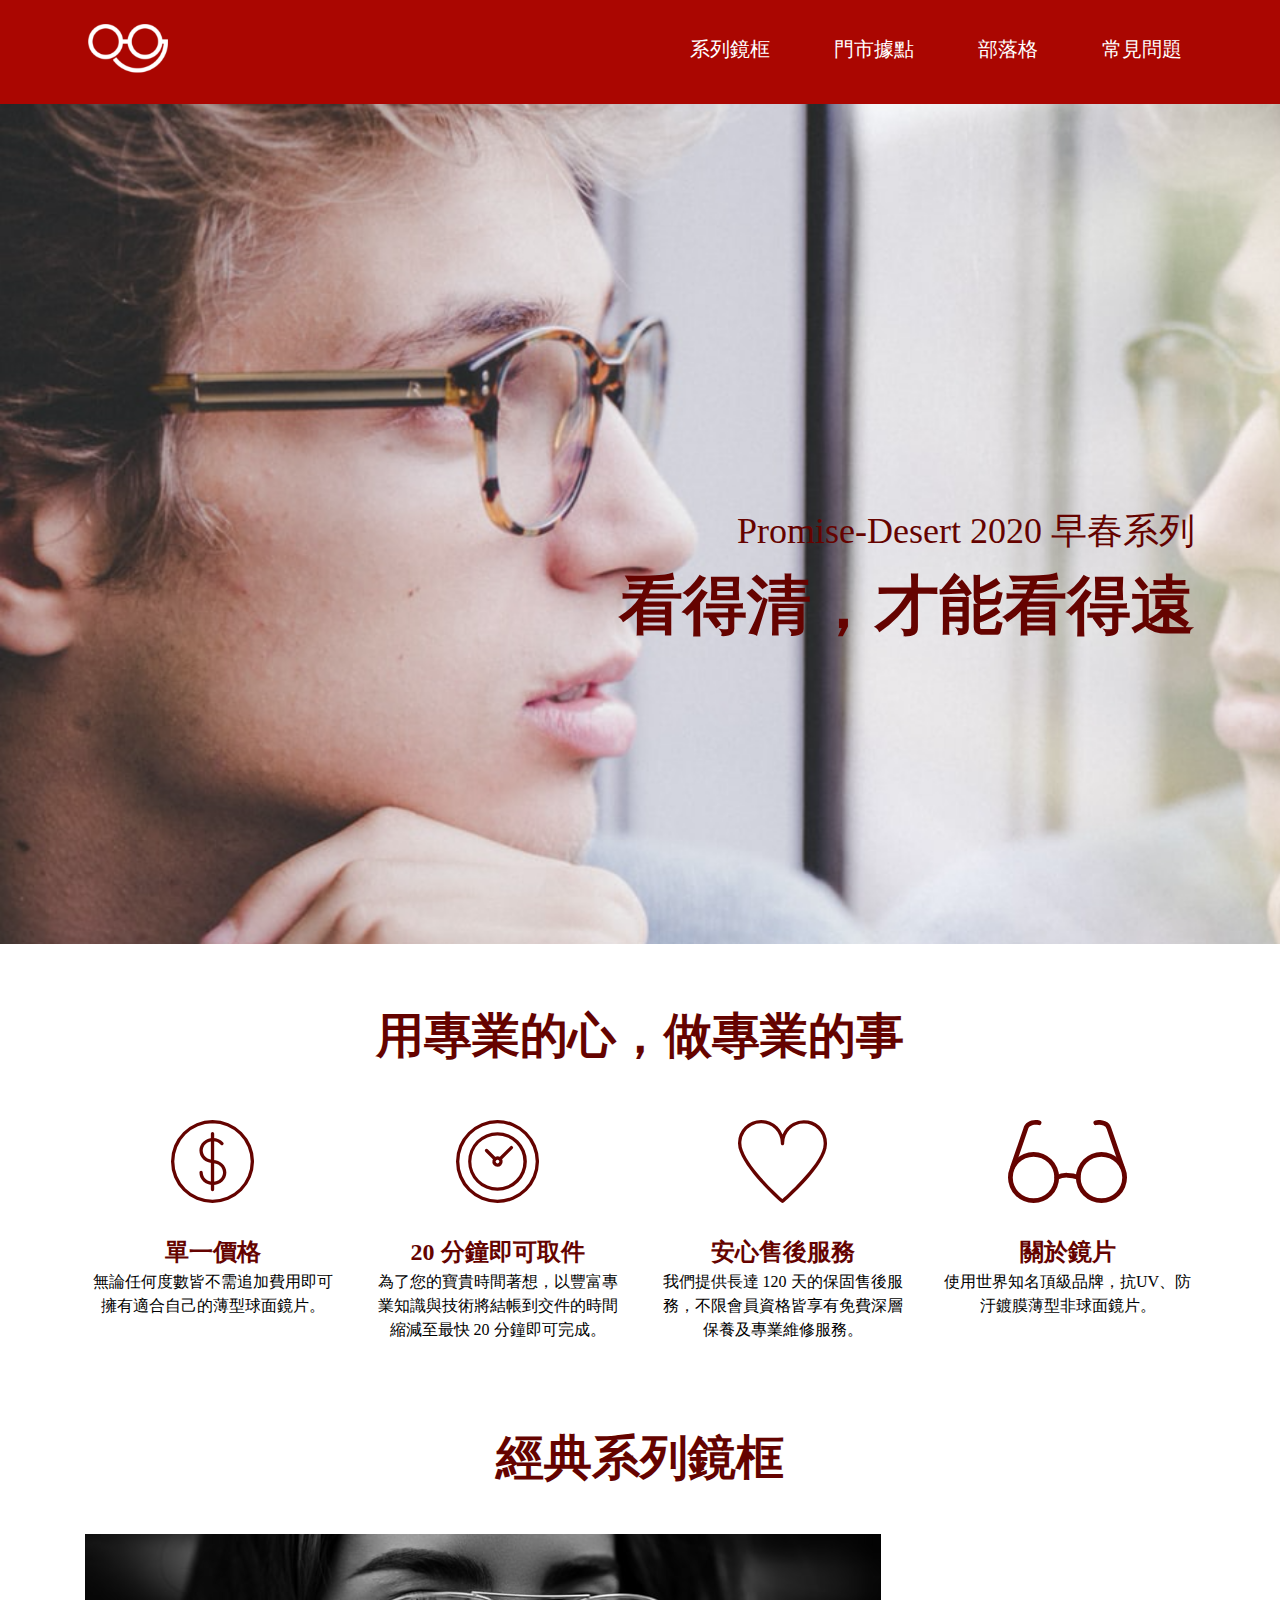
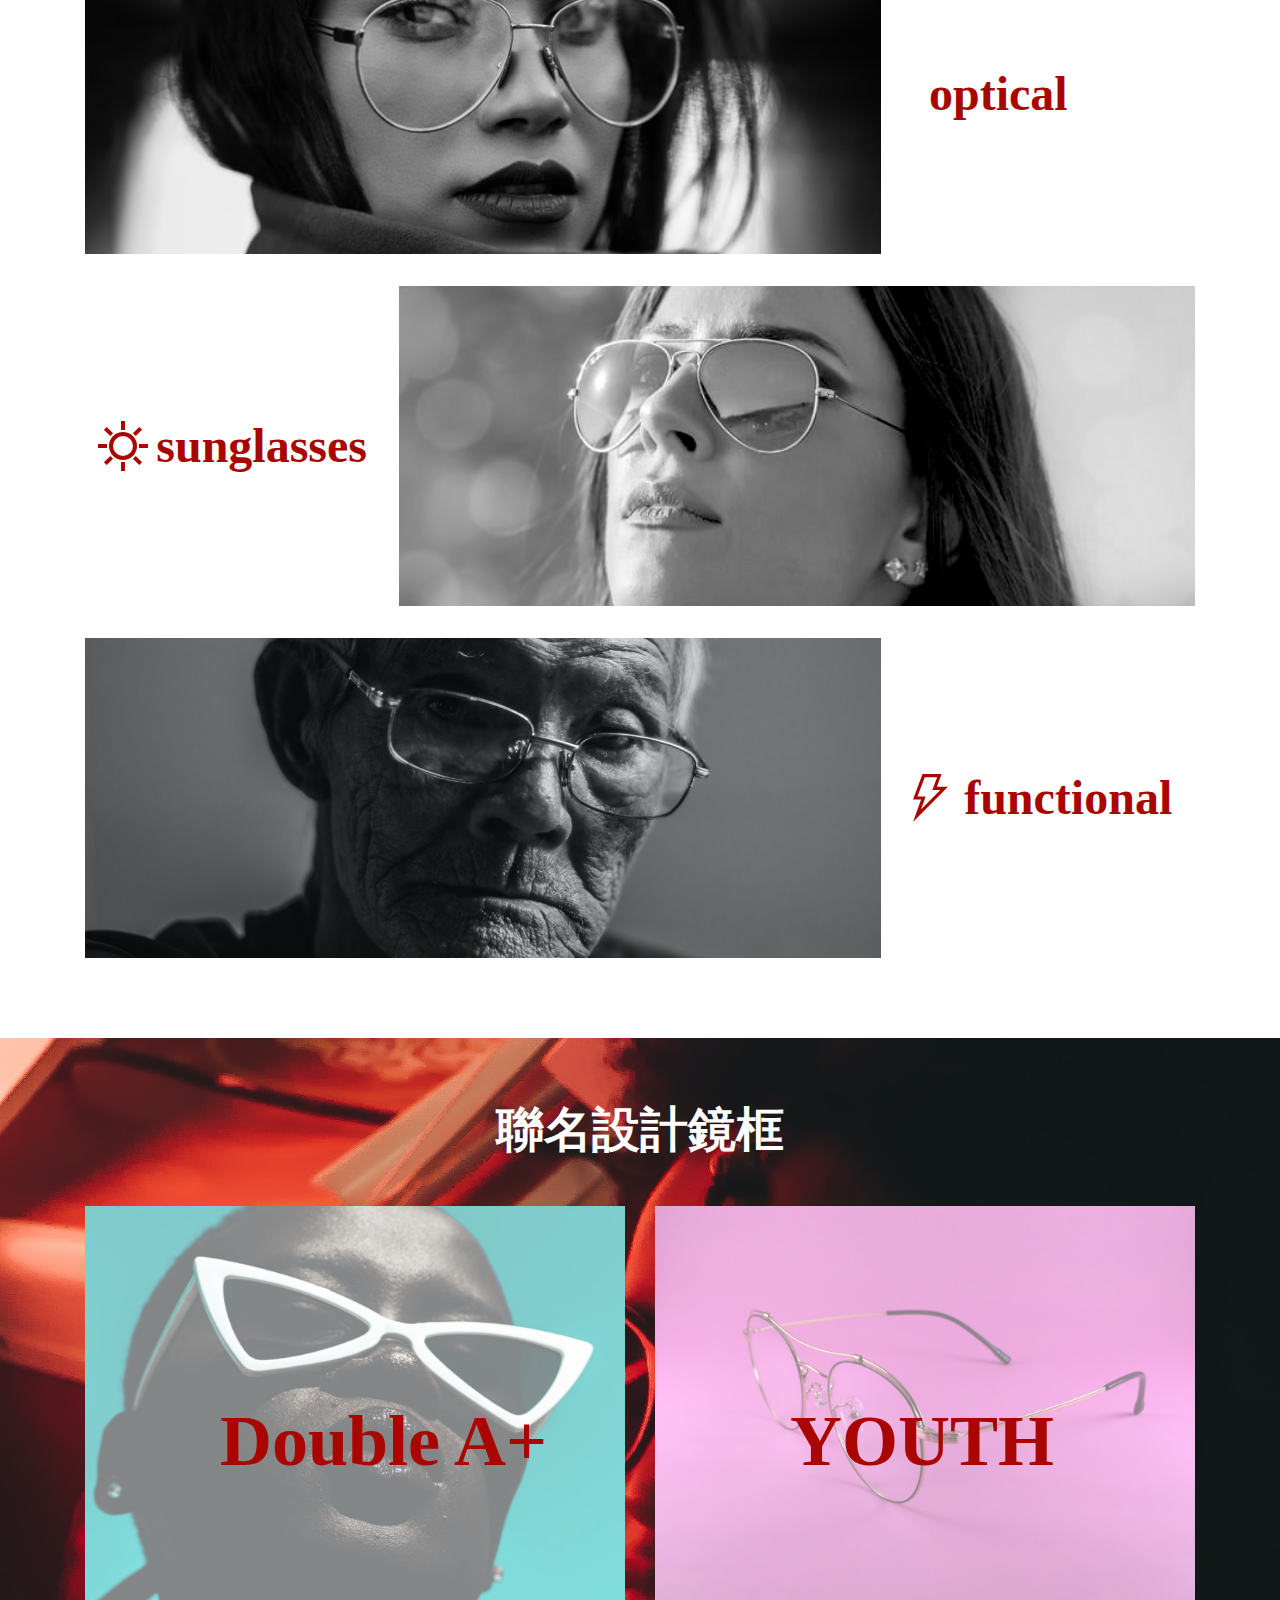
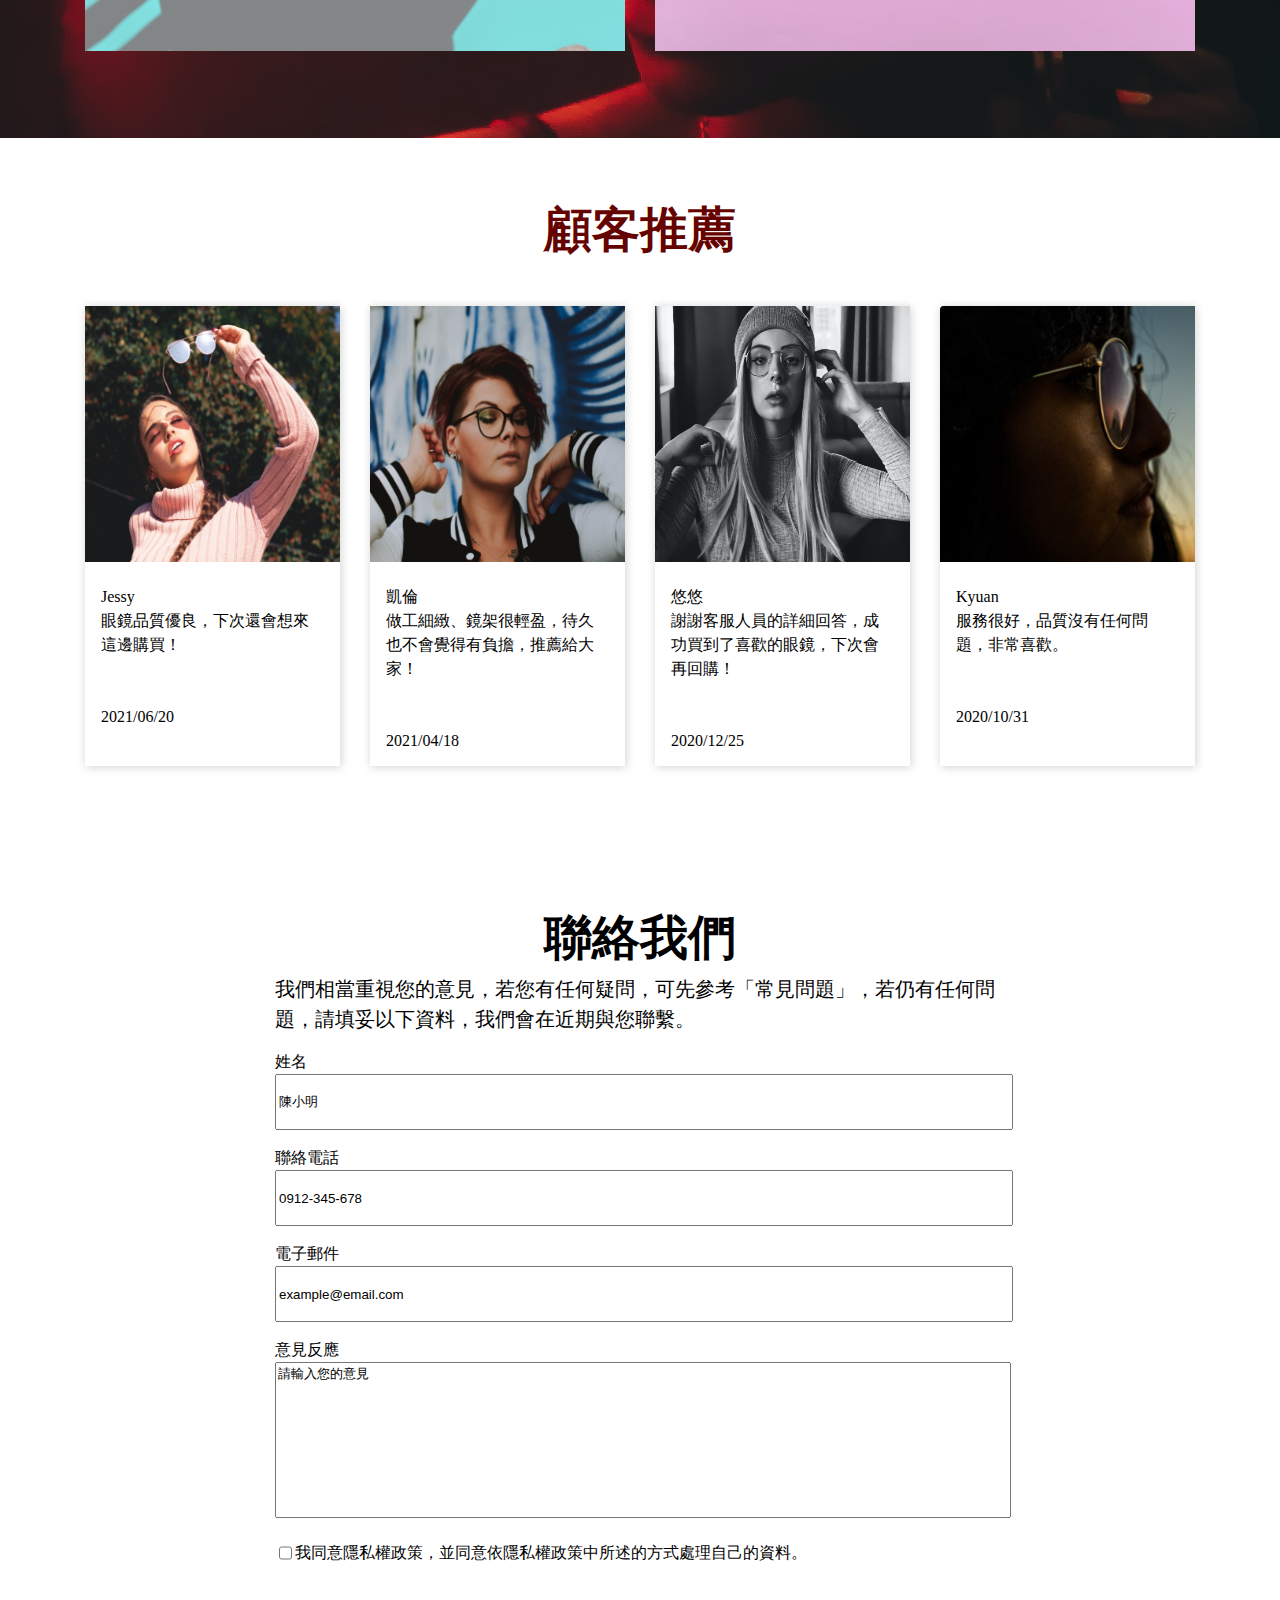
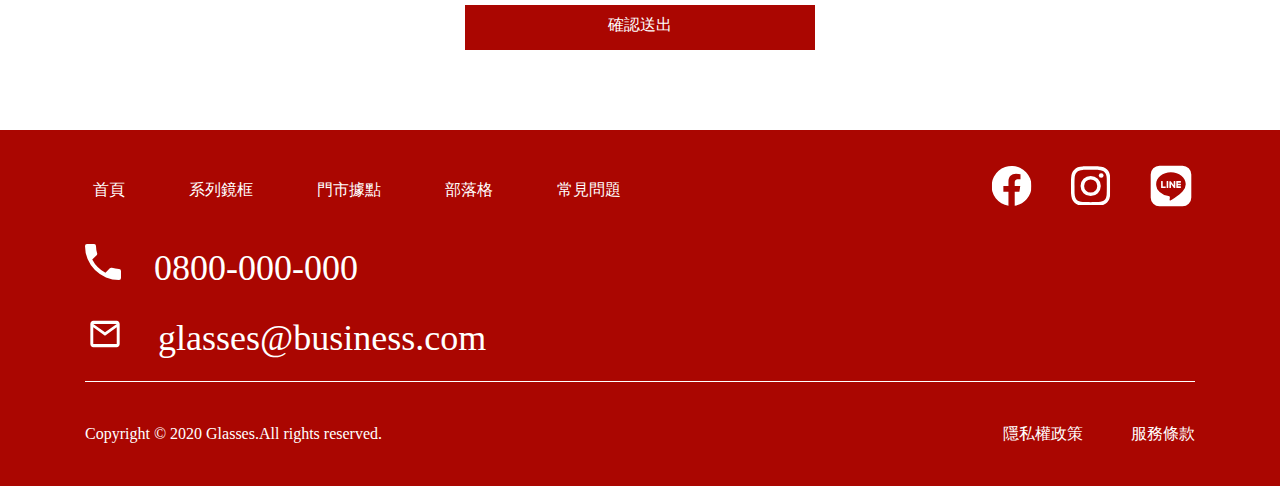
<file: index.html>
<!DOCTYPE html>
<html lang="en">

<head>
  <meta charset="UTF-8">
  <meta name="viewport" content="width=device-width, initial-scale=1.0">
  <meta http-equiv="X-UA-Compatible" content="ie=edge">
  <title>首頁</title>
  <link rel="stylesheet" href="./assets/style/all.css">
  <link rel="stylesheet" href="https://pro.fontawesome.com/releases/v5.10.0/css/all.css" integrity="sha384-AYmEC3Yw5cVb3ZcuHtOA93w35dYTsvhLPVnYs9eStHfGJvOvKxVfELGroGkvsg+p" crossorigin="anonymous"/>
</head>

<body>
  <header class="header">
  <ul class="nav_group d_f_jc_sb">
    <li>
    <h1><a href="#">
      <img src="./assets/images/logo.png" alt="LOGO_index"></a>
     </h1>
    </li>
    <li class="nav d_f_jc_sb fz20lh30">
      <a href="#">系列鏡框</a>
      <a href="#">門市據點</a>
      <a href="#">部落格</a>
      <a href="#">常見問題</a>
    </li>
  </ul>

  </header>

  <!-- https://github.com/Dawn-Syu/hexschool-glasses.git -->
<div class="banner">
  <div class="container">
    <ul class="banner_texts">
      <li class="banner_text">
        <p class="banner_text_small">Promise-Desert 2020 早春系列</p>
        <p class="banner_text_big">看得清，才能看得遠</p>
      </li>
    </ul>
  </div>
</div>

<div class="profession container mt_7 mb_10">
  <h3 class="mb_6 ">用專業的心，做專業的事</h3>
  <ul class="profession_cards d_f_jc_sb ">
    <li class="profession_card">
      <img class="mb_3" src="./assets/images/icon-dollar.svg" alt="">
      <h4 class="mb_1">單一價格</h4>
      <p>無論任何度數皆不需追加費用即可擁有適合自己的薄型球面鏡片。</p>
    </li>
    <li class="profession_card">
      <img class="mb_3" src="./assets/images/icon-clock.svg" alt="">
      <h4 class="mb_1">20 分鐘即可取件</h4>
      <p>為了您的寶貴時間著想，以豐富專業知識與技術將結帳到交件的時間縮減至最快 20 分鐘即可完成。</p>
    </li>
    <li class="profession_card">
      <img class="mb_3" src="./assets/images/icon-heart.svg" alt="">
      <h4 class="mb_1">安心售後服務</h4>
      <p>我們提供長達 120 天的保固售後服務，不限會員資格皆享有免費深層保養及專業維修服務。</p>
    </li>
    <li class="profession_card">
      <img class="mb_3" src="./assets/images/icon-glasses.svg" alt="">
      <h4 class="mb_1">關於鏡片</h4>
      <p>使用世界知名頂級品牌，抗UV、防汙鍍膜薄型非球面鏡片。</p>
    </li>
  </ul>
</div>

<div class="basic container mb_10 mt_7">
  <h3 class="mb_5" >經典系列鏡框</h3>
  <ul class="basic_products ">
    <li class="basic_product_card d_f_jc_fs mb_4">
      <img class="product_img mr_4" src="./assets/images/product-1.png" alt="">
      <div class="basic_product_card_texts d_f_jc_c ">
        <i class="fas fa-star-and-crescent "></i>
        <h3 class="ml_2">optical</h3>
      </div>
    </li>
    <li class="basic_product_card d_f_jc_fs row_r mb_4 ">
      <img class="product_img " src="./assets/images/product-2.png" alt="">
      <div class="basic_product_card_texts d_f_jc_c mr_4">
        <img class="mr_1" src="./assets/images/icon-sun.svg" alt="">
        <h3>sunglasses</h3>
      </div>
    </li>
    <li class="basic_product_card d_f_jc_fs ">
      <img class="product_img mr_4" src="./assets/images/product-3.png" alt="">
      <div class="basic_product_card_texts d_f_jc_c">
        <img src="./assets/images/icon-thunder.svg" alt="">
        <h3 class="ml_2">functional</h3>
      </div>
    </li>
  </ul>
</div>

<div class="brand ">
  <div class="container pb_10 pt_7">
    <h3 class="mb_5 ">聯名設計鏡框</h3>
    <ul class="brand_cards d_f_jc_sb">
      <li class="brand_card ">
        <img src="./assets/images/product-8.png" alt="">
        <div class="mask"></div>
        <h2>Double A+</h2>
      </li>
      <li class="brand_card ml_3">
        <img src="./assets/images/product-9.png" alt="">
        <div class="mask"></div>
        <h2>YOUTH</h2>
      </li>
    </ul>
  </div>
</div>

<div class="feedback container mb_10 mt_7">
  <h3 class="mb_5">顧客推薦</h3>
  <ul class="feedback_cards d_f_jc_sb">
    <li class="feedback_card ">
      <img src="./assets/images/rec-1.png" alt="">
        <p class="mt_2 mb_1 mlr_2 ">Jessy</p>
        <p class="mb_6 mlr_2">眼鏡品質優良，下次還會想來這邊購買！</p>
        <p class="mlr_2">2021/06/20</p>
    </li>
    <li class="feedback_card ml_3">
      <img src="./assets/images/rec-2.png" alt="">
      <p class="mt_2 mb_1 mlr_2 ">凱倫</p>
      <p class="mb_6 mlr_2">做工細緻、鏡架很輕盈，待久也不會覺得有負擔，推薦給大家！</p>
      <p class="mlr_2">2021/04/18</p>
    </li>
    <li class="feedback_card ml_3">
      <img src="./assets/images/rec-3.png" alt="">
      <p class="mt_2 mb_1 mlr_2">悠悠</p>
      <p class="mb_6 mlr_2">謝謝客服人員的詳細回答，成功買到了喜歡的眼鏡，下次會再回購！</p>
      <p class="mlr_2">2020/12/25</p>
    </li>
    <li class="feedback_card ml_3">
      <img src="./assets/images/rec-4.png" alt="">
      <p class="mt_2 mb_1 mlr_2">Kyuan</p>
      <p class="mb_6 mlr_2">服務很好，品質沒有任何問題，非常喜歡。</p>
      <p class="mlr_2">2020/10/31</p>
    </li>
  </ul>
</div>
<div class="contact_us container pt_7 pb_10">
  <h3>聯絡我們</h3>
  <ul class="forms">
    <li class="form fz20lh30 mb_2">我們相當重視您的意見，若您有任何疑問，可先參考「常見問題」，若仍有任何問題，請填妥以下資料，我們會在近期與您聯繫。</li>
    <li class="form mb_2">
      <p>姓名</p>
      <input class="input_w100" type="text" value="陳小明">
    </li>
    <li class="form mb_2">
      <p>聯絡電話</p>
      <input class="input_w100" type="text" value="0912-345-678">
    </li>
    <li class="form mb_2">
      <p>電子郵件</p>
      <input class="input_w100" type="text" value="example@email.com">
    </li>
    <li class="form mb_2">
      <p>意見反應</p>
      <textarea  cols="30" rows="10" >請輸入您的意見</textarea>
    </li>
    <li class="form d_f_jc_fs mb_5">
      <input type="checkbox">
      <p>我同意隱私權政策，並同意依隱私權政策中所述的方式處理自己的資料。</p>
    </li>
    <li class="form">
      <div class="form_btn">
        <a   href="#">
          <a class="pt_1"  href="#">確認送出</a>
      </div>
    </li>

  </ul>
</div>

  <footer class="footer">
    <div class="container">
      <div class="footer_group pt_4 mb_5">
        <div class="footer_navs d_f_jc_sb mb_3">
        <ul class="footer_nav d_f_jc_sb ">
            <li class="footer_nav_a  mr_6" ><a href="">首頁</a></li>
            <li class="footer_nav_a  mr_6"><a href="">系列鏡框</a></li>
            <li class="footer_nav_a  mr_6"><a href="">門市據點</a></li>
            <li class="footer_nav_a  mr_6"><a href="">部落格</a></li>
            <li class="footer_nav_a  mr_6"><a href="">常見問題</a></li>
          </ul>
          <ul class="footer_navs_icons d_f_jc_sb">
            <li class="footer_navs_icon">
              <a href="#">
                <img src="./assets/images/icon-fb.svg" alt="">
              </a>
              </li>
            <li class="footer_navs_icon mr_4 ml_4">
              <a href="#">
                <img src="./assets/images/icon-ig.svg" alt="">
              </a>
            </li>
            <li class="footer_navs_icon">
              <a href="#">
                <img src="./assets/images/icon-line.svg" alt="">
              </a>
              </li>
          </ul>
        </div>
        <ul class="footer_shop_contents">
          <li class="footer_shop_content pb_2">
            <img class="tel_size" src="./assets/images/icon-phone.svg" alt="tel">
            <a class="ml_3" href="tel:0800000000">0800-000-000</a>
          </li>
          <li class="footer_shop_content pb_2">
            <img class="mail_size" src="./assets/images/icon-mail.svg" alt="mail">
            <a class="ml_3 " href="mailto:glasses@business.com">glasses@business.com
            </a>
        </li>
        </ul>
      </div>
      <ul class="footer_ccs d_f_jc_sb pb_5">
        <li class="footer_cc">
          Copyright © 2020 Glasses.All rights reserved.
        </li>
        <li class="footer_cc_privace d_f_jc_sb">
          <a href="#">隱私權政策</a>
          <a class="ml_6" href="#">服務條款 </a>
        </li>
      </ul>
    </div>
  </footer>
  <script src="./assets/js/vendors.js"></script>
  <script src="./assets/js/all.js"></script>
</body>

</html>
</file>
<file: assets/style/all.css>
/* http://meyerweb.com/eric/tools/css/reset/ 
   v2.0 | 20110126
   License: none (public domain)
*/
html, body, div, span, applet, object, iframe,
h1, h2, h3, h4, h5, h6, p, blockquote, pre,
a, abbr, acronym, address, big, cite, code,
del, dfn, em, img, ins, kbd, q, s, samp,
small, strike, strong, sub, sup, tt, var,
b, u, i, center,
dl, dt, dd, ol, ul, li,
fieldset, form, label, legend,
table, caption, tbody, tfoot, thead, tr, th, td,
article, aside, canvas, details, embed,
figure, figcaption, footer, header, hgroup,
menu, nav, output, ruby, section, summary,
time, mark, audio, video {
  margin: 0;
  padding: 0;
  border: 0;
  font-size: 100%;
  font: inherit;
  vertical-align: baseline; }

/* HTML5 display-role reset for older browsers */
article, aside, details, figcaption, figure,
footer, header, hgroup, menu, nav, section {
  display: block; }

body {
  line-height: 1; }

ol, ul {
  list-style: none; }

blockquote, q {
  quotes: none; }

blockquote:before, blockquote:after,
q:before, q:after {
  content: '';
  content: none; }

table {
  border-collapse: collapse;
  border-spacing: 0; }

body {
  font-size: 16px;
  line-height: 24px; }

h2 {
  font-size: 72px;
  line-height: 108px; }
  @media (max-width: 1200px) {
    h2 {
      font-size: 32px;
      line-height: 25px; } }

h3 {
  font-size: 48px;
  line-height: 72px;
  font-weight: bolder;
  text-align: center;
  color: #650300; }
  @media (max-width: 1200px) {
    h3 {
      font-size: 32px;
      line-height: 48px; } }
  @media (max-width: 375px) {
    h3 {
      font-size: 20px; } }

h4 {
  font-size: 24px;
  line-height: 36px;
  font-weight: bolder;
  color: #650300; }
  @media (max-width: 1200px) {
    h4 {
      font-size: 24px;
      line-height: 36px; } }

.d_f_jc_c {
  display: -webkit-box;
  display: -ms-flexbox;
  display: flex;
  -webkit-box-pack: center;
      -ms-flex-pack: center;
          justify-content: center; }

.d_f_jc_fs {
  display: -webkit-box;
  display: -ms-flexbox;
  display: flex;
  -webkit-box-pack: start;
      -ms-flex-pack: start;
          justify-content: flex-start; }

.row_r {
  -webkit-box-orient: horizontal;
  -webkit-box-direction: reverse;
      -ms-flex-direction: row-reverse;
          flex-direction: row-reverse; }

.d_f_jc_sb {
  display: -webkit-box;
  display: -ms-flexbox;
  display: flex;
  -webkit-box-pack: justify;
      -ms-flex-pack: justify;
          justify-content: space-between; }

.d_f_jc_sa {
  display: -webkit-box;
  display: -ms-flexbox;
  display: flex;
  -ms-flex-pack: distribute;
      justify-content: space-around; }

.d_f_jc_se {
  display: -webkit-box;
  display: -ms-flexbox;
  display: flex;
  -webkit-box-pack: space-evenly;
      -ms-flex-pack: space-evenly;
          justify-content: space-evenly; }

.container {
  width: 1110px;
  margin: 0 auto; }
  @media (max-width: 1240px) {
    .container {
      width: 1024px; } }
  @media (max-width: 992px) {
    .container {
      width: 768px; } }
  @media (max-width: 768px) {
    .container {
      width: 690px; } }
  @media (max-width: 375px) {
    .container {
      width: 344.5px; } }

.fz20lh30 {
  font-size: 20px;
  line-height: 30px; }

.mlr_2 {
  margin: 0 16px; }

.mr_1 {
  margin-right: 8px; }

.mr_2 {
  margin-right: 16px; }

.mr_4 {
  margin-right: 32px; }

.mr_6 {
  margin-right: 48px; }

.ml_1 {
  margin-left: 8px; }

.ml_2 {
  margin-left: 16px; }

.ml_3 {
  margin-left: 24px; }

.ml_4 {
  margin-left: 32px; }

.ml_6 {
  margin-left: 48px; }

.mb-1 {
  margin-bottom: 8px; }

.mb_2 {
  margin-bottom: 16px; }

.mb_3 {
  margin-bottom: 24px; }

.mb_4 {
  margin-bottom: 32px; }

.mb_5 {
  margin-bottom: 40px; }

.mb_6 {
  margin-bottom: 48px; }

.mb_10 {
  margin-bottom: 80px; }

.mt_2 {
  margin-top: 16px; }

.mt_7 {
  margin-top: 56px; }

.mt_8 {
  margin-top: 64px; }

.pb_2 {
  padding-bottom: 16px; }

.pb_5 {
  padding-bottom: 40px; }

.pb_10 {
  padding-bottom: 80px; }

.pt_1 {
  padding-top: 8px; }

.pt_4 {
  padding-top: 32px; }

.pt_7 {
  padding-top: 56px; }

.nav_group {
  background-color: #AA0601;
  padding: 24px 88px; }
  @media (max-width: 375px) {
    .nav_group {
      -webkit-box-orient: vertical;
      -webkit-box-direction: normal;
          -ms-flex-direction: column;
              flex-direction: column;
      -webkit-box-align: center;
          -ms-flex-align: center;
              align-items: center; } }
  @media (max-width: 768px) {
    .nav_group {
      padding: 30px 39px; } }
  @media (max-width: 375px) {
    .nav_group {
      padding: 10px 0 0 0; } }
  .nav_group a .nav_group img {
    width: 80px;
    height: 48.57px; }
    @media (max-width: 375px) {
      .nav_group a .nav_group img {
        width: 48px;
        height: 29.11px; } }
  @media (max-width: 375px) {
    .nav_group .nav {
      -ms-flex-wrap: wrap;
          flex-wrap: wrap;
      -webkit-box-pack: center;
          -ms-flex-pack: center;
              justify-content: center;
      width: 375px;
      margin-top: 8px; } }
  .nav_group .nav a {
    color: white;
    text-decoration: none;
    margin-left: 44px;
    padding: 10px; }
    .nav_group .nav a:hover {
      color: yellow;
      border-bottom: 1px solid yellow; }
      @media (max-width: 768px) {
        .nav_group .nav a:hover {
          display: none; } }
    @media (max-width: 768px) {
      .nav_group .nav a {
        margin-left: 40px; } }
    @media (max-width: 375px) {
      .nav_group .nav a {
        text-align: center;
        width: 162.5px;
        margin-left: 0px;
        padding: 8px 11.5px;
        border: solid 1px white; } }

.footer {
  background-color: #AA0601; }
  .footer .container .footer_group {
    border-bottom: 1px solid #FFF; }
    @media (max-width: 375px) {
      .footer .container .footer_group {
        display: -webkit-box;
        display: -ms-flexbox;
        display: flex;
        -webkit-box-pack: justify;
            -ms-flex-pack: justify;
                justify-content: space-between;
        -webkit-box-orient: horizontal;
        -webkit-box-direction: reverse;
            -ms-flex-direction: row-reverse;
                flex-direction: row-reverse;
        padding-top: 24px;
        padding-bottom: 24px;
        margin-bottom: 16px; } }
    .footer .container .footer_group .footer_navs .footer_nav {
      -webkit-box-align: center;
          -ms-flex-align: center;
              align-items: center; }
      @media (max-width: 768px) {
        .footer .container .footer_group .footer_navs .footer_nav .footer_nav_a {
          margin-right: 40px; } }
      .footer .container .footer_group .footer_navs .footer_nav .footer_nav_a a {
        color: white;
        text-decoration: none;
        padding: 8px; }
        .footer .container .footer_group .footer_navs .footer_nav .footer_nav_a a:hover {
          color: yellow;
          border-bottom: 1px solid yellow; }
      @media (max-width: 375px) {
        .footer .container .footer_group .footer_navs .footer_nav {
          display: none; } }
    .footer .container .footer_group .footer_navs .footer_navs_icons .footer_navs_icon a img {
      width: 48px;
      height: 48px; }
      @media (max-width: 768px) {
        .footer .container .footer_group .footer_navs .footer_navs_icons .footer_navs_icon a img {
          width: 24px;
          height: 24px; } }
    @media (max-width: 768px) {
      .footer .container .footer_group .footer_navs .footer_navs_icons .mr_4 {
        margin-right: 24px; }
      .footer .container .footer_group .footer_navs .footer_navs_icons .ml_4 {
        margin-left: 24px; } }
    .footer .container .footer_group .footer_shop_contents .footer_shop_content {
      font-size: 36px;
      line-height: 54px; }
      @media (max-width: 375px) {
        .footer .container .footer_group .footer_shop_contents .footer_shop_content {
          font-size: 16px;
          line-height: 30px; } }
      .footer .container .footer_group .footer_shop_contents .footer_shop_content .tel_size {
        width: 36px;
        height: 36px; }
        @media (max-width: 768px) {
          .footer .container .footer_group .footer_shop_contents .footer_shop_content .tel_size {
            width: 24px;
            height: 24px; } }
        @media (max-width: 375px) {
          .footer .container .footer_group .footer_shop_contents .footer_shop_content .tel_size {
            width: 15px;
            height: 15px; } }
      .footer .container .footer_group .footer_shop_contents .footer_shop_content .mail_size {
        width: 40px;
        height: 32px; }
        @media (max-width: 768px) {
          .footer .container .footer_group .footer_shop_contents .footer_shop_content .mail_size {
            width: 24px;
            height: 24px; } }
        @media (max-width: 375px) {
          .footer .container .footer_group .footer_shop_contents .footer_shop_content .mail_size {
            width: 15px;
            height: 15px; } }
      .footer .container .footer_group .footer_shop_contents .footer_shop_content a {
        color: white;
        text-decoration: none;
        font-family: 'Noto Sans CJK' 'Roboto'; }
        .footer .container .footer_group .footer_shop_contents .footer_shop_content a:hover {
          color: yellow;
          border-bottom: 1px solid yellow; }
        @media (max-width: 768px) {
          .footer .container .footer_group .footer_shop_contents .footer_shop_content a {
            margin-left: 8px; } }
    @media (max-width: 375px) {
      .footer .container .footer_group .footer_shop_contents .pb_2 {
        padding-bottom: 0; } }
  @media (max-width: 375px) {
    .footer .container .footer_ccs {
      padding-bottom: 24px;
      -webkit-box-orient: vertical;
      -webkit-box-direction: normal;
          -ms-flex-direction: column;
              flex-direction: column; } }
  .footer .container .footer_ccs .footer_cc {
    color: white; }
  @media (max-width: 375px) {
    .footer .container .footer_ccs .footer_cc_privace {
      -webkit-box-orient: vertical;
      -webkit-box-direction: normal;
          -ms-flex-direction: column;
              flex-direction: column; } }
  .footer .container .footer_ccs .footer_cc_privace a {
    color: white;
    text-decoration: none; }
    .footer .container .footer_ccs .footer_cc_privace a:hover {
      color: yellow;
      border-bottom: 1px solid yellow; }
    @media (max-width: 375px) {
      .footer .container .footer_ccs .footer_cc_privace a {
        margin-left: 0;
        margin-top: 8px; } }

.banner {
  width: 100%;
  height: 840px;
  background-image: url("../images/banner.png"); }
  .banner .container .banner_texts .banner_text {
    text-align: end;
    color: #650300;
    padding-top: 400px; }
    .banner .container .banner_texts .banner_text .banner_text_small {
      font-size: 36px;
      line-height: 54px; }
      @media (max-width: 768px) {
        .banner .container .banner_texts .banner_text .banner_text_small {
          font-size: 20px;
          line-height: 30px; } }
      @media (max-width: 768px) {
        .banner .container .banner_texts .banner_text .banner_text_small {
          font-size: 16px;
          line-height: 30px; } }
    .banner .container .banner_texts .banner_text .banner_text_big {
      font-weight: bolder;
      font-size: 64px;
      line-height: 96px; }
      @media (max-width: 768px) {
        .banner .container .banner_texts .banner_text .banner_text_big {
          font-size: 48px;
          line-height: 72px; } }
      @media (max-width: 375px) {
        .banner .container .banner_texts .banner_text .banner_text_big {
          font-size: 32px;
          line-height: 72px; } }

@media (max-width: 768px) {
  .profession {
    margin-top: 40px;
    margin-bottom: 56px; } }

@media (max-width: 768px) {
  .profession h3 {
    margin-bottom: 0; } }

@media (max-width: 768px) {
  .profession .profession_cards {
    -ms-flex-wrap: wrap;
        flex-wrap: wrap;
    margin-top: 32px; } }

@media (max-width: 375px) {
  .profession .profession_cards {
    -webkit-box-pack: center;
        -ms-flex-pack: center;
            justify-content: center; } }

.profession .profession_cards .profession_card {
  width: 255px;
  text-align: center; }
  .profession .profession_cards .profession_card img {
    max-width: 100%;
    height: 83.33px; }
  @media (max-width: 768px) {
    .profession .profession_cards .profession_card {
      margin-bottom: 40px; } }

@media (max-width: 768px) {
  .basic {
    margin-top: 40px;
    margin-bottom: 56px; } }

@media (max-width: 375px) {
  .basic {
    margin-top: 32px;
    margin-bottom: 40px; } }

@media (max-width: 768px) {
  .basic h3 {
    margin-bottom: 32px; } }

@media (max-width: 768px) {
  .basic .basic_products .basic_product_card {
    -webkit-box-orient: horizontal;
    -webkit-box-direction: normal;
        -ms-flex-direction: row;
            flex-direction: row;
    margin-bottom: 8px; } }

@media (max-width: 375px) {
  .basic .basic_products .basic_product_card {
    position: relative; } }

.basic .basic_products .basic_product_card .product_img {
  max-width: 100%; }
  @media (max-width: 768px) {
    .basic .basic_products .basic_product_card .product_img {
      max-width: 390px; } }
  @media (max-width: 375px) {
    .basic .basic_products .basic_product_card .product_img {
      margin: 0 0;
      max-width: 345px; } }

.basic .basic_products .basic_product_card .basic_product_card_texts {
  -webkit-box-align: center;
      -ms-flex-align: center;
          align-items: center; }
  .basic .basic_products .basic_product_card .basic_product_card_texts h3 {
    color: #AA0601; }
    @media (max-width: 375px) {
      .basic .basic_products .basic_product_card .basic_product_card_texts h3 {
        font-size: 28px;
        line-height: 72px; } }
  @media (max-width: 375px) {
    .basic .basic_products .basic_product_card .basic_product_card_texts {
      position: absolute;
      left: 25%;
      top: 20%; } }

.brand {
  background-image: url("../images/bg.png"); }
  @media (max-width: 768px) {
    .brand .container {
      padding-top: 40px;
      padding-bottom: 56px; } }
  .brand .container h3 {
    color: white;
    text-align: center; }
    @media (max-width: 768px) {
      .brand .container h3 {
        margin-bottom: 32px; } }
  @media (max-width: 375px) {
    .brand .container .brand_cards {
      -ms-flex-wrap: wrap;
          flex-wrap: wrap;
      -webkit-box-pack: center;
          -ms-flex-pack: center;
              justify-content: center; } }
  .brand .container .brand_cards .brand_card {
    position: relative; }
    .brand .container .brand_cards .brand_card img {
      width: 540px;
      height: 445px; }
      @media (max-width: 1240px) {
        .brand .container .brand_cards .brand_card img {
          width: 485px;
          height: 375px; } }
      @media (max-width: 992px) {
        .brand .container .brand_cards .brand_card img {
          width: 435px;
          height: 295px; } }
      @media (max-width: 768px) {
        .brand .container .brand_cards .brand_card img {
          width: 330px;
          height: 278px; } }
      @media (max-width: 375px) {
        .brand .container .brand_cards .brand_card img {
          width: 345px;
          height: 291px; } }
    .brand .container .brand_cards .brand_card .mask {
      width: 540px;
      height: 445px;
      background-color: #fff;
      opacity: 0.5;
      position: absolute;
      top: 0; }
      @media (max-width: 1240px) {
        .brand .container .brand_cards .brand_card .mask {
          width: 485px;
          height: 375px; } }
      @media (max-width: 992px) {
        .brand .container .brand_cards .brand_card .mask {
          width: 435px;
          height: 295px; } }
      @media (max-width: 768px) {
        .brand .container .brand_cards .brand_card .mask {
          width: 330px;
          height: 278px; } }
      @media (max-width: 375px) {
        .brand .container .brand_cards .brand_card .mask {
          width: 345px;
          height: 291px; } }
    .brand .container .brand_cards .brand_card h2 {
      color: #AA0601;
      position: absolute;
      top: 40%;
      left: 25%;
      font-weight: bolder; }
      @media (max-width: 768px) {
        .brand .container .brand_cards .brand_card h2 {
          top: 43%;
          left: 31%; } }
    @media (max-width: 375px) {
      .brand .container .brand_cards .brand_card {
        margin-left: 0; } }

@media (max-width: 768px) {
  .feedback {
    margin-top: 40px;
    margin-bottom: 56px; } }

@media (max-width: 375px) {
  .feedback {
    margin-top: 32px;
    margin-bottom: 40px; } }

@media (max-width: 768px) {
  .feedback h3 {
    margin-bottom: 32px; } }

@media (max-width: 768px) {
  .feedback .feedback_cards {
    -ms-flex-wrap: wrap;
        flex-wrap: wrap; } }

.feedback .feedback_cards .feedback_card {
  width: 255px;
  height: 460px;
  background-color: white;
  -webkit-box-shadow: 1px 1px 9px #d3d1d1;
          box-shadow: 1px 1px 9px #d3d1d1; }
  .feedback .feedback_cards .feedback_card img {
    width: 100%;
    height: 256px; }
  @media (max-width: 768px) {
    .feedback .feedback_cards .feedback_card {
      margin-right: 0;
      margin-left: 0;
      width: 330px;
      margin-bottom: 32px; } }
  @media (max-width: 375px) {
    .feedback .feedback_cards .feedback_card {
      width: 345px; } }

@media (max-width: 768px) {
  .contact_us {
    padding-top: 40px;
    padding-bottom: 56px; } }

.contact_us h3 {
  color: #000; }
  @media (max-width: 768px) {
    .contact_us h3 {
      margin-bottom: 24px; } }

.contact_us .forms {
  width: 730px;
  margin: 0 auto; }
  @media (max-width: 768px) {
    .contact_us .forms {
      width: 450px; } }
  @media (max-width: 375px) {
    .contact_us .forms {
      width: 345px; } }
  .contact_us .forms .form .input_w100 {
    width: 100%;
    height: 50px; }
  .contact_us .forms .form textarea {
    resize: none;
    width: 100%; }
  .contact_us .forms .form .form_btn {
    width: 350px;
    height: 45px;
    background-color: #AA0601;
    margin: 0 auto;
    text-align: center; }
    .contact_us .forms .form .form_btn a {
      display: block;
      color: white;
      text-decoration: none; }
      .contact_us .forms .form .form_btn a:hover {
        color: blue; }
    @media (max-width: 375px) {
      .contact_us .forms .form .form_btn {
        width: 210px;
        height: 40px; } }
    @media (max-width: 375px) {
      .contact_us .forms .form .form_btn {
        width: 165px;
        height: 36px; } }

/*# sourceMappingURL=all.css.map */
</file>
